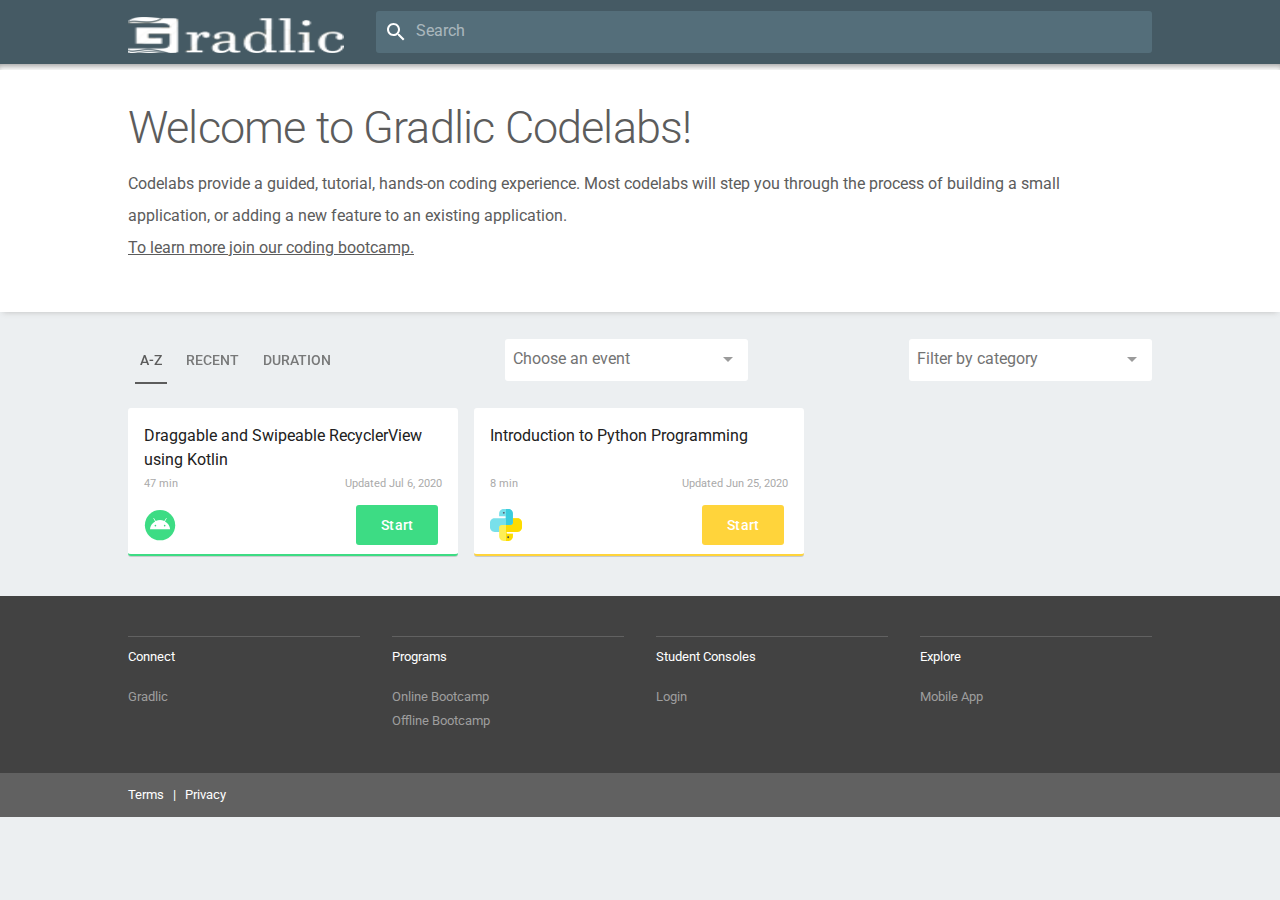
<file: index.html>
<!doctype html>
<html lang="en">
<head>
<meta charset="utf-8">
<meta name="description" content="Codelabs provide a guided, tutorial, hands-on coding experience. Most codelabs will step you through the process of building a small application, or adding a new feature to an existing application.">
<meta name="viewport" content="width=device-width,initial-scale=1">
<meta name="generator" content="Codelabs">
<meta name="application-name" content="Codelabs">
<link rel="canonical" href="https://example.com/">
<link rel="preconnect" href="https://www.google-analytics.com">
<script>
window.ga=window.ga||function(){(ga.q=ga.q||[]).push(arguments)};ga.l=+new Date;
    ga('create', 'UA-49880327-14', 'auto');
    ga('send', 'pageview');
</script>
<script async src="https://www.google-analytics.com/analytics.js"></script>
<title>Codelabs</title>
<link rel="stylesheet" href="/styles/main.css">
<link rel="import" href="/elements/elements.html">
<style is="custom-style">
:root{--paper-tabs-selection-bar-color:currentcolor;--paper-input-container-underline:{display:none};--paper-input-container-underline-focus:{display:none};}.dropdown-filter{--paper-input-container:{padding:8px}} </style>
<meta name="apple-mobile-web-app-capable" content="yes">
<meta name="apple-mobile-web-app-status-bar-style" content="#455a64">
<meta name="apple-mobile-web-app-title" content="Codelabs">
<link rel="apple-touch-icon" sizes="180x180" href="/images/favicons/apple-touch-icon.png">
<link rel="icon" type="image/png" sizes="32x32" href="/images/favicons/favicon-32x32.png">
<link rel="icon" type="image/png" sizes="194x194" href="/images/favicons/favicon-194x194.png">
<link rel="icon" type="image/png" sizes="192x192" href="/images/favicons/android-chrome-192x192.png">
<link rel="icon" type="image/png" sizes="16x16" href="/images/favicons/favicon-16x16.png">
<link rel="manifest" href="site.webmanifest">
<link rel="mask-icon" href="/images/favicons/safari-pinned-tab.svg" color="#455a64">
<meta name="msapplication-TileColor" content="#455a64">
<meta name="msapplication-TileImage" content="/images/favicons/mstile-144x144.png">
<meta name="theme-color" content="#455a64">
<meta name="og:type" property="og:type" content="website">
<meta name="og:title" property="og:title" content="Codelabs">
<meta name="og:description" property="og:description" content="Codelabs provide a guided, tutorial, hands-on coding experience. Most codelabs will step you through the process of building a small application, or adding a new feature to an existing application.">
<meta name="og:url" property="og:url" content="https://example.com/">
<meta name="og:site_name" property="og:site_name" content="Codelabs">
<meta name="og:determiner" property="og:determiner" content="the">
<meta name="og:locale" property="og:locale" content="en_US">
<meta name="og:image" property="og:image" content="/images/og-image.png">
<meta name="og:image:url" property="og:image:url" content="/images/og-image.png">
<meta name="og:image:type" property="og:image:type" content="image/png">
<meta name="og:image:width" property="og:image:width" content="1200">
<meta name="og:image:height" property="og:image:height" content="1200">
<meta name="og:image:alt" property="og:image:alt" content="Codelabs">
<meta name="twitter:card" property="twitter:card" content="summary_large_image">
<meta name="twitter:title" property="twitter:title" content="Codelabs">
<meta name="twitter:description" property="twitter:description" content="Codelabs provide a guided, tutorial, hands-on coding experience. Most codelabs will step you through the process of building a small application, or adding a new feature to an existing application.">
<meta name="twitter:image" property="twitter:image" content="/images/og-image.png">
<meta name="twitter:url" property="twitter:url" content="https://example.com/">
</head>
<body id="app" is="body-bind" class="loading fullbleed">
<paper-header-panel id="main" mode="standard" main>
<div id="mainToolbar" class="paper-header">
<div class="site-width layout horizontal">
<a href="/">
<img src="/images/gradlic-logo.png" class="logo-devs" alt="Gradlic Logo">
</a>
<div id="searchbar">
<paper-input-container no-label-float>
<paper-icon-button prefix icon="search"></paper-icon-button>
<label>Search</label>
<input is="iron-input" bind-value="{{searchVal}}" on-keydown="onSearchKeyDown">
</paper-input-container>
</div>
</div>
</div>
<header id="banner" down$="[[_toBoolean(selectedFilter)]]">
<div class="site-width">
<h2 class="banner-title">Welcome to Gradlic Codelabs!</h2>
<div class="banner-description" data-filter-selected$="[[_toBoolean(selectedFilter)]]">
<p class="banner-info">
Codelabs provide a guided, tutorial, hands-on coding experience. Most codelabs will step you through the process of building a small application, or adding a new feature to an existing application.
<br>
<a href="https://www.gradlic.com/">To learn more join our coding bootcamp.</a>
</p>
</div>
</div>
</header>
<main>
<div id="filters" class="site-width layout horizontal center justified">
<div id="sortby">
<paper-tabs selected="0" noink on-iron-activate="sortBy">
<paper-tab>A-Z</paper-tab>
<paper-tab>Recent</paper-tab>
<paper-tab>Duration</paper-tab>
</paper-tabs>
</div>
<paper-dropdown-menu label="Choose an event" class="dropdown-filter" no-label-float noink no-animations>
<paper-listbox id="eventList" slot="dropdown-content" class="dropdown-content"><a href="/programming-class/" tabindex="-1">
<paper-item>Programming Classes</paper-item>
</a>
<a href="/web-development-training/" tabindex="-1">
<paper-item>Web Design for Beginners to Pro</paper-item>
</a>
</paper-listbox>
</paper-dropdown-menu>
<paper-dropdown-menu label="Filter by category" class="dropdown-filter" no-label-float noink no-animations>
<paper-listbox id="categorylist" slot="dropdown-content" class="dropdown-content" on-iron-activate="onCategoryActivate" attr-for-selected="filter">
<paper-item filter="android">android</paper-item>
<paper-item filter="python">python</paper-item>
</paper-listbox>
</paper-dropdown-menu></div>
<card-sorter id="cards" class="site-width">
<a href="/codelabs\draggable-swipeable-recyclerview-using-kotlin\index.html?index=..%2F..index" on-tap="navigate" class="codelab-card category-android" data-category="android" data-title="Draggable and Swipeable RecyclerView using Kotlin" data-duration="47" data-updated="2020-07-06T15:08:11+05:30" data-tags="programming" data-pin="">
<div class="description">Draggable and Swipeable RecyclerView using Kotlin</div>
<div class="card-duration">
<span>47 min </span>
<span>Updated Jul 6, 2020</span>
</div>
<div class="card-footer">
<div class="category-icon android-icon"></div>
<paper-button class="android-bg">Start</paper-button>
</div>
</a>
<a href="/codelabs\introduction-to-python-programming\index.html?index=..%2F..index" on-tap="navigate" class="codelab-card category-python" data-category="python" data-title="Introduction to Python Programming" data-duration="8" data-updated="2020-06-25T11:39:58+05:30" data-tags="programming" data-pin="">
<div class="description">Introduction to Python Programming</div>
<div class="card-duration">
<span>8 min </span>
<span>Updated Jun 25, 2020</span>
</div>
<div class="card-footer">
<div class="category-icon python-icon"></div>
<paper-button class="python-bg">Start</paper-button>
</div>
</a>
</card-sorter>
<div id="loading-placeholder" class="site-width">
Loading Codelabs, please wait...
</div>
</main>
<footer id="footer">
<div class="footer-wrapper site-width">
<div class="link-list">
<label>Connect</label>
<ul>
<li><a href="https://www.gradlic.com/">Gradlic</a></li>
</ul>
</div>
<div class="link-list">
<label>Programs</label>
<ul>
<li><a href="#">Online Bootcamp</a></li>
<li><a href="#">Offline Bootcamp</a></li>
</ul>
</div>
<div class="link-list">
<label>Student Consoles</label>
<ul>
<li><a href="#">Login</a></li>
</ul>
</div>
<div class="link-list">
<label>Explore</label>
<ul>
<li><a href="#">Mobile App</a></li>
</ul>
</div>
</div>
</footer>
<div class="footerbar">
<div class="site-width layout horizontal center justified">
<span>
<a href="#">Terms</a>
&nbsp; | &nbsp;
<a href="#">Privacy</a>
</span>
</div>
</div>
</paper-header-panel>
<script src="/scripts/main.js"></script>
</body>
</html>
</file>
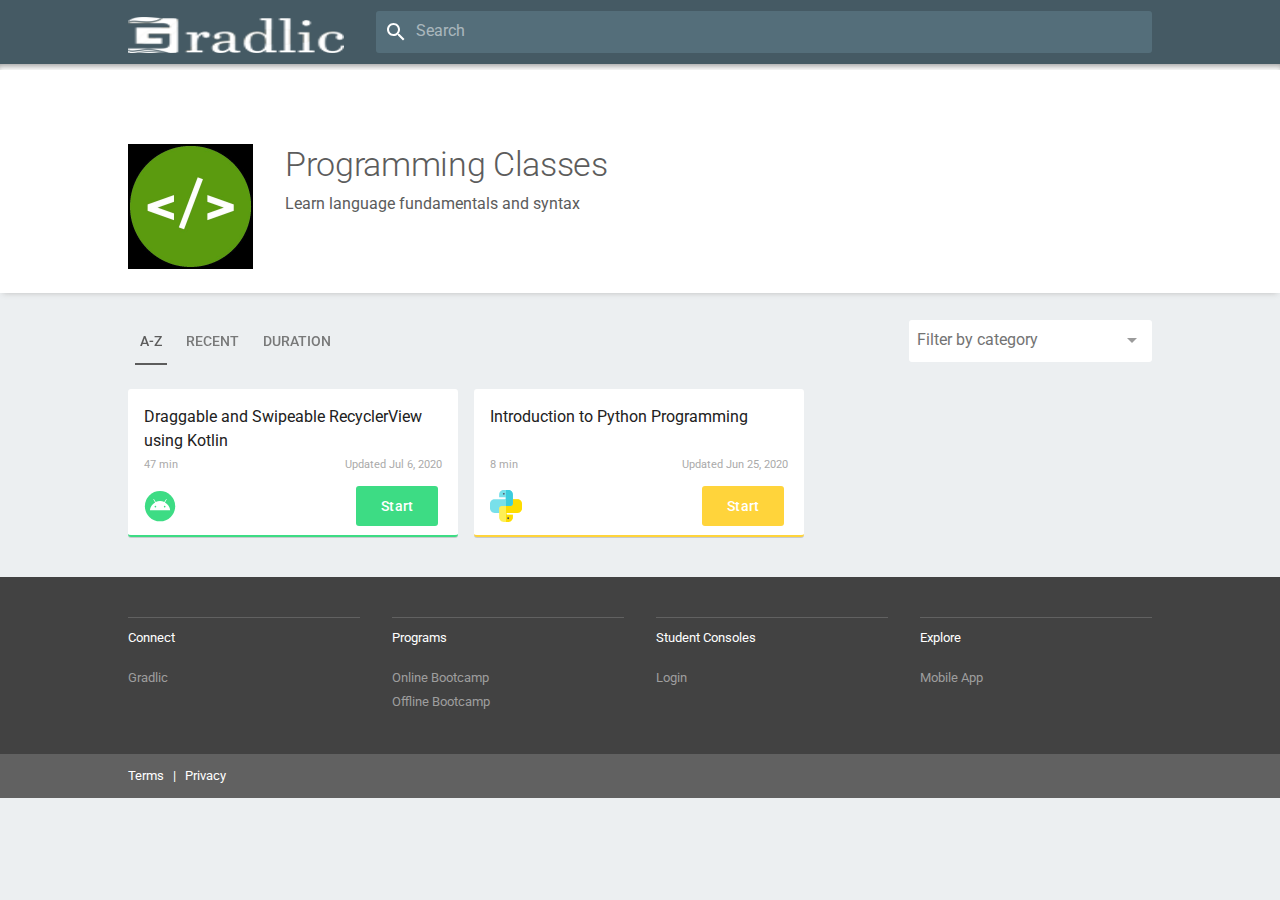
<file: programming-class.html>
<!doctype html>
<html lang="en">
<head>
<meta charset="utf-8">
<meta name="description" content="Learn language fundamentals and syntax">
<meta name="viewport" content="width=device-width,initial-scale=1">
<meta name="generator" content="Programming Classes">
<meta name="application-name" content="Programming Classes">
<link rel="canonical" href="https://example.com/programming-class/">
<link rel="preconnect" href="https://www.google-analytics.com">
<script>
window.ga=window.ga||function(){(ga.q=ga.q||[]).push(arguments)};ga.l=+new Date;
    ga('create', 'UA-49880327-14', 'auto');
    ga('send', 'pageview');
</script>
<script async src="https://www.google-analytics.com/analytics.js"></script>
<title>Programming Classes</title>
<link rel="stylesheet" href="/styles/main.css">
<link rel="import" href="/elements/elements.html">
<style is="custom-style">
:root{--paper-tabs-selection-bar-color:currentcolor;--paper-input-container-underline:{display:none};--paper-input-container-underline-focus:{display:none};}.dropdown-filter{--paper-input-container:{padding:8px}} </style>
<meta name="apple-mobile-web-app-capable" content="yes">
<meta name="apple-mobile-web-app-status-bar-style" content="#455a64">
<meta name="apple-mobile-web-app-title" content="Programming Classes">
<link rel="apple-touch-icon" sizes="180x180" href="/images/favicons/apple-touch-icon.png">
<link rel="icon" type="image/png" sizes="32x32" href="/images/favicons/favicon-32x32.png">
<link rel="icon" type="image/png" sizes="194x194" href="/images/favicons/favicon-194x194.png">
<link rel="icon" type="image/png" sizes="192x192" href="/images/favicons/android-chrome-192x192.png">
<link rel="icon" type="image/png" sizes="16x16" href="/images/favicons/favicon-16x16.png">
<link rel="manifest" href="site.webmanifest">
<link rel="mask-icon" href="/images/favicons/safari-pinned-tab.svg" color="#455a64">
<meta name="msapplication-TileColor" content="#455a64">
<meta name="msapplication-TileImage" content="/images/favicons/mstile-144x144.png">
<meta name="theme-color" content="#455a64">
<meta name="og:type" property="og:type" content="website">
<meta name="og:title" property="og:title" content="Programming Classes">
<meta name="og:description" property="og:description" content="Learn language fundamentals and syntax">
<meta name="og:url" property="og:url" content="https://example.com/programming-class/">
<meta name="og:site_name" property="og:site_name" content="Codelabs">
<meta name="og:determiner" property="og:determiner" content="the">
<meta name="og:locale" property="og:locale" content="en_US">
<meta name="og:image" property="og:image" content="/images/og-image.png">
<meta name="og:image:url" property="og:image:url" content="/images/og-image.png">
<meta name="og:image:type" property="og:image:type" content="image/png">
<meta name="og:image:width" property="og:image:width" content="1200">
<meta name="og:image:height" property="og:image:height" content="1200">
<meta name="og:image:alt" property="og:image:alt" content="Codelabs">
<meta name="twitter:card" property="twitter:card" content="summary_large_image">
<meta name="twitter:title" property="twitter:title" content="Programming Classes">
<meta name="twitter:description" property="twitter:description" content="Learn language fundamentals and syntax">
<meta name="twitter:image" property="twitter:image" content="/images/og-image.png">
<meta name="twitter:url" property="twitter:url" content="https://example.com/programming-class/">
</head>
<body id="app" is="body-bind" class="loading fullbleed view">
<paper-header-panel id="main" mode="standard" main>
<div id="mainToolbar" class="paper-header">
<div class="site-width layout horizontal">
<a href="/">
<img src="/images/gradlic-logo.png" class="logo-devs" alt="Gradlic Logo">
</a>
<div id="searchbar">
<paper-input-container no-label-float>
<paper-icon-button prefix icon="search"></paper-icon-button>
<label>Search</label>
<input is="iron-input" bind-value="{{searchVal}}" on-keydown="onSearchKeyDown">
</paper-input-container>
</div>
</div>
</div>
<header id="banner" down>
<div class="site-width">
<div class="banner-description">
<img id="logo" src="/programming-class/web-development.jpg" alt="Event logo">
<div class="banner-meta">
<h3>Programming Classes</h3>
<p>Learn language fundamentals and syntax</p>
</div>
</div>
</div>
</header>
<main>
<div id="filters" class="site-width layout horizontal center justified">
<div id="sortby">
<paper-tabs selected="0" noink on-iron-activate="sortBy">
<paper-tab>A-Z</paper-tab>
<paper-tab>Recent</paper-tab>
<paper-tab>Duration</paper-tab>
</paper-tabs>
</div>
<paper-dropdown-menu label="Filter by category" class="dropdown-filter" no-label-float noink no-animations>
<paper-listbox id="categorylist" slot="dropdown-content" class="dropdown-content" on-iron-activate="onCategoryActivate" attr-for-selected="filter">
<paper-item filter="android">android</paper-item>
<paper-item filter="python">python</paper-item>
</paper-listbox>
</paper-dropdown-menu></div>
<card-sorter id="cards" class="site-width">
<a href="/codelabs\draggable-swipeable-recyclerview-using-kotlin\index.html?index=..%2F..programming-class" on-tap="navigate" class="codelab-card category-android" data-category="android" data-title="Draggable and Swipeable RecyclerView using Kotlin" data-duration="47" data-updated="2020-07-06T15:08:11+05:30" data-tags="programming" data-pin="">
<div class="description">Draggable and Swipeable RecyclerView using Kotlin</div>
<div class="card-duration">
<span>47 min </span>
<span>Updated Jul 6, 2020</span>
</div>
<div class="card-footer">
<div class="category-icon android-icon"></div>
<paper-button class="android-bg">Start</paper-button>
</div>
</a>
<a href="/codelabs\introduction-to-python-programming\index.html?index=..%2F..programming-class" on-tap="navigate" class="codelab-card category-python" data-category="python" data-title="Introduction to Python Programming" data-duration="8" data-updated="2020-06-25T11:39:58+05:30" data-tags="programming" data-pin="">
<div class="description">Introduction to Python Programming</div>
<div class="card-duration">
<span>8 min </span>
<span>Updated Jun 25, 2020</span>
</div>
<div class="card-footer">
<div class="category-icon python-icon"></div>
<paper-button class="python-bg">Start</paper-button>
</div>
</a>
</card-sorter>
<div id="loading-placeholder" class="site-width">
Loading Codelabs, please wait...
</div>
</main>
<footer id="footer">
<div class="footer-wrapper site-width">
<div class="link-list">
<label>Connect</label>
<ul>
<li><a href="https://www.gradlic.com/">Gradlic</a></li>
</ul>
</div>
<div class="link-list">
<label>Programs</label>
<ul>
<li><a href="#">Online Bootcamp</a></li>
<li><a href="#">Offline Bootcamp</a></li>
</ul>
</div>
<div class="link-list">
<label>Student Consoles</label>
<ul>
<li><a href="#">Login</a></li>
</ul>
</div>
<div class="link-list">
<label>Explore</label>
<ul>
<li><a href="#">Mobile App</a></li>
</ul>
</div>
</div>
</footer>
<div class="footerbar">
<div class="site-width layout horizontal center justified">
<span>
<a href="#">Terms</a>
&nbsp; | &nbsp;
<a href="#">Privacy</a>
</span>
</div>
</div>
</paper-header-panel>
<script src="/scripts/main.js"></script>
</body>
</html>
</file>
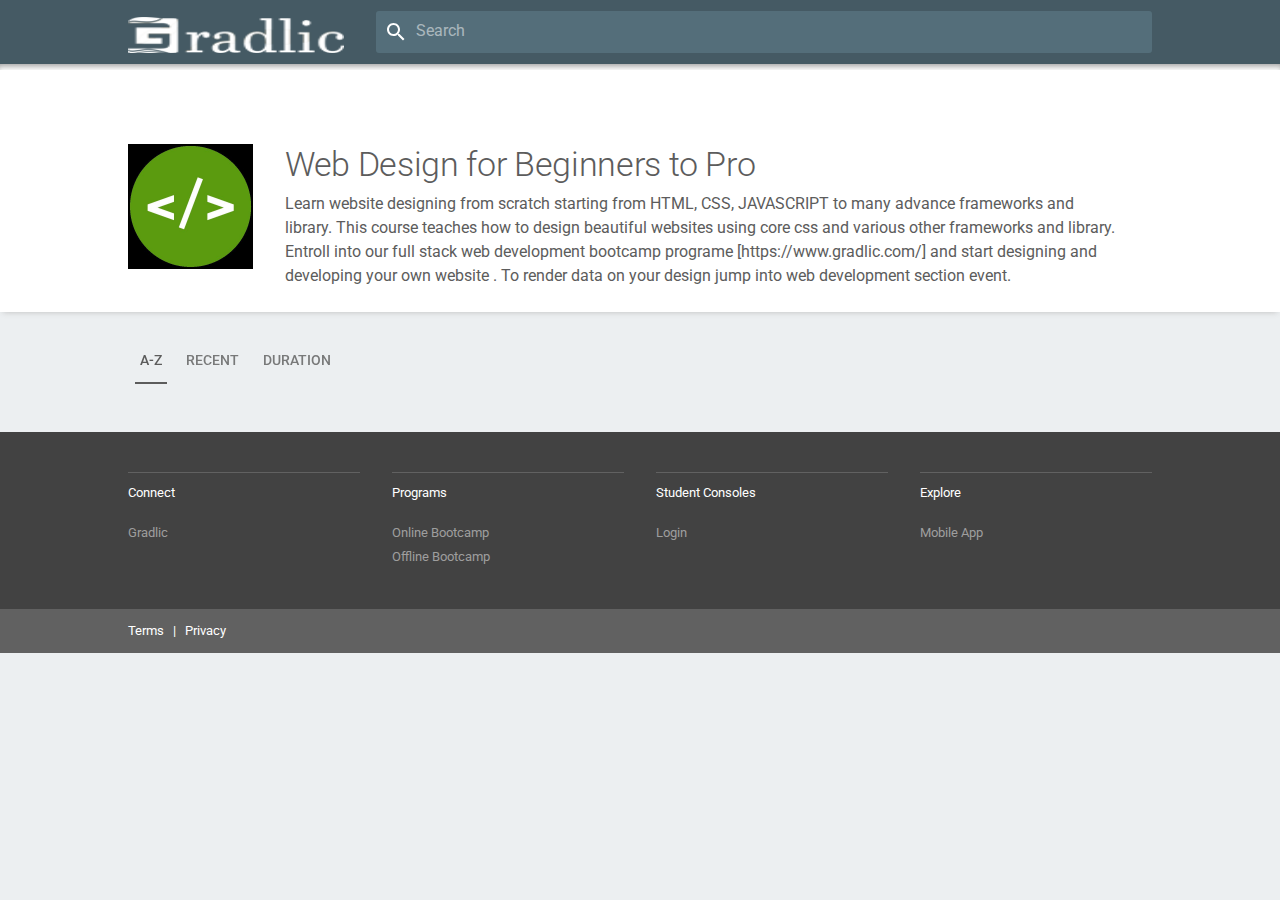
<file: web-development-training.html>
<!doctype html>
<html lang="en">
<head>
<meta charset="utf-8">
<meta name="description" content="Learn website designing from scratch starting from HTML, CSS, JAVASCRIPT to many advance frameworks and library. This course teaches how to design beautiful websites using core css and various other frameworks and library. Entroll into our full stack web development bootcamp programe [https://www.gradlic.com/] and start designing and developing your own website . To render data on your design jump into web development section event.">
<meta name="viewport" content="width=device-width,initial-scale=1">
<meta name="generator" content="Web Design for Beginners to Pro">
<meta name="application-name" content="Web Design for Beginners to Pro">
<link rel="canonical" href="https://example.com/web-development-training/">
<link rel="preconnect" href="https://www.google-analytics.com">
<script>
window.ga=window.ga||function(){(ga.q=ga.q||[]).push(arguments)};ga.l=+new Date;
    ga('create', 'UA-49880327-14', 'auto');
    ga('send', 'pageview');
</script>
<script async src="https://www.google-analytics.com/analytics.js"></script>
<title>Web Design for Beginners to Pro</title>
<link rel="stylesheet" href="/styles/main.css">
<link rel="import" href="/elements/elements.html">
<style is="custom-style">
:root{--paper-tabs-selection-bar-color:currentcolor;--paper-input-container-underline:{display:none};--paper-input-container-underline-focus:{display:none};}.dropdown-filter{--paper-input-container:{padding:8px}} </style>
<meta name="apple-mobile-web-app-capable" content="yes">
<meta name="apple-mobile-web-app-status-bar-style" content="#455a64">
<meta name="apple-mobile-web-app-title" content="Web Design for Beginners to Pro">
<link rel="apple-touch-icon" sizes="180x180" href="/images/favicons/apple-touch-icon.png">
<link rel="icon" type="image/png" sizes="32x32" href="/images/favicons/favicon-32x32.png">
<link rel="icon" type="image/png" sizes="194x194" href="/images/favicons/favicon-194x194.png">
<link rel="icon" type="image/png" sizes="192x192" href="/images/favicons/android-chrome-192x192.png">
<link rel="icon" type="image/png" sizes="16x16" href="/images/favicons/favicon-16x16.png">
<link rel="manifest" href="site.webmanifest">
<link rel="mask-icon" href="/images/favicons/safari-pinned-tab.svg" color="#455a64">
<meta name="msapplication-TileColor" content="#455a64">
<meta name="msapplication-TileImage" content="/images/favicons/mstile-144x144.png">
<meta name="theme-color" content="#455a64">
<meta name="og:type" property="og:type" content="website">
<meta name="og:title" property="og:title" content="Web Design for Beginners to Pro">
<meta name="og:description" property="og:description" content="Learn website designing from scratch starting from HTML, CSS, JAVASCRIPT to many advance frameworks and library. This course teaches how to design beautiful websites using core css and various other frameworks and library. Entroll into our full stack web development bootcamp programe [https://www.gradlic.com/] and start designing and developing your own website . To render data on your design jump into web development section event.">
<meta name="og:url" property="og:url" content="https://example.com/web-development-training/">
<meta name="og:site_name" property="og:site_name" content="Codelabs">
<meta name="og:determiner" property="og:determiner" content="the">
<meta name="og:locale" property="og:locale" content="en_US">
<meta name="og:image" property="og:image" content="/images/og-image.png">
<meta name="og:image:url" property="og:image:url" content="/images/og-image.png">
<meta name="og:image:type" property="og:image:type" content="image/png">
<meta name="og:image:width" property="og:image:width" content="1200">
<meta name="og:image:height" property="og:image:height" content="1200">
<meta name="og:image:alt" property="og:image:alt" content="Codelabs">
<meta name="twitter:card" property="twitter:card" content="summary_large_image">
<meta name="twitter:title" property="twitter:title" content="Web Design for Beginners to Pro">
<meta name="twitter:description" property="twitter:description" content="Learn website designing from scratch starting from HTML, CSS, JAVASCRIPT to many advance frameworks and library. This course teaches how to design beautiful websites using core css and various other frameworks and library. Entroll into our full stack web development bootcamp programe [https://www.gradlic.com/] and start designing and developing your own website . To render data on your design jump into web development section event.">
<meta name="twitter:image" property="twitter:image" content="/images/og-image.png">
<meta name="twitter:url" property="twitter:url" content="https://example.com/web-development-training/">
</head>
<body id="app" is="body-bind" class="loading fullbleed view">
<paper-header-panel id="main" mode="standard" main>
<div id="mainToolbar" class="paper-header">
<div class="site-width layout horizontal">
<a href="/">
<img src="/images/gradlic-logo.png" class="logo-devs" alt="Gradlic Logo">
</a>
<div id="searchbar">
<paper-input-container no-label-float>
<paper-icon-button prefix icon="search"></paper-icon-button>
<label>Search</label>
<input is="iron-input" bind-value="{{searchVal}}" on-keydown="onSearchKeyDown">
</paper-input-container>
</div>
</div>
</div>
<header id="banner" down>
<div class="site-width">
<div class="banner-description">
<img id="logo" src="/web-development-training/web-development.jpg" alt="Event logo">
<div class="banner-meta">
<h3>Web Design for Beginners to Pro</h3>
<p>Learn website designing from scratch starting from HTML, CSS, JAVASCRIPT to many advance frameworks and library. This course teaches how to design beautiful websites using core css and various other frameworks and library. Entroll into our full stack web development bootcamp programe [https://www.gradlic.com/] and start designing and developing your own website . To render data on your design jump into web development section event.</p>
</div>
</div>
</div>
</header>
<main>
<div id="filters" class="site-width layout horizontal center justified">
<div id="sortby">
<paper-tabs selected="0" noink on-iron-activate="sortBy">
<paper-tab>A-Z</paper-tab>
<paper-tab>Recent</paper-tab>
<paper-tab>Duration</paper-tab>
</paper-tabs>
</div>
</div>
<card-sorter id="cards" class="site-width">
</card-sorter>
<div id="loading-placeholder" class="site-width">
Loading Codelabs, please wait...
</div>
</main>
<footer id="footer">
<div class="footer-wrapper site-width">
<div class="link-list">
<label>Connect</label>
<ul>
<li><a href="https://www.gradlic.com/">Gradlic</a></li>
</ul>
</div>
<div class="link-list">
<label>Programs</label>
<ul>
<li><a href="#">Online Bootcamp</a></li>
<li><a href="#">Offline Bootcamp</a></li>
</ul>
</div>
<div class="link-list">
<label>Student Consoles</label>
<ul>
<li><a href="#">Login</a></li>
</ul>
</div>
<div class="link-list">
<label>Explore</label>
<ul>
<li><a href="#">Mobile App</a></li>
</ul>
</div>
</div>
</footer>
<div class="footerbar">
<div class="site-width layout horizontal center justified">
<span>
<a href="#">Terms</a>
&nbsp; | &nbsp;
<a href="#">Privacy</a>
</span>
</div>
</div>
</paper-header-panel>
<script src="/scripts/main.js"></script>
</body>
</html>
</file>
<file: styles/main.css>
.layout.horizontal,.layout.horizontal-reverse,.layout.vertical,.layout.vertical-reverse{display:-webkit-flex;display:-ms-flexbox;display:flex}.layout.horizontal{-ms-flex-direction:row;-webkit-flex-direction:row;flex-direction:row}.layout.vertical{-ms-flex-direction:column;-webkit-flex-direction:column;flex-direction:column}.layout.wrap{-ms-flex-wrap:wrap;-webkit-flex-wrap:wrap;flex-wrap:wrap}.flex,.flex-1{-ms-flex:1;-webkit-flex:1;flex:1}.layout.start{-ms-flex-align:start;-webkit-align-items:flex-start;align-items:flex-start}.layout.center,.layout.center-center{-ms-flex-align:center;-webkit-align-items:center;align-items:center}.layout.end{-ms-flex-align:end;-webkit-align-items:flex-end;align-items:flex-end}.layout.start-justified{-ms-flex-pack:start;-webkit-justify-content:flex-start;justify-content:flex-start}.layout.center-center,.layout.center-justified{-ms-flex-pack:center;-webkit-justify-content:center;justify-content:center}.layout.end-justified{-ms-flex-pack:end;-webkit-justify-content:flex-end;justify-content:flex-end}.layout.around-justified{-ms-flex-pack:distribute;-webkit-justify-content:space-around;justify-content:space-around}.layout.justified{-ms-flex-pack:justify;-webkit-justify-content:space-between;justify-content:space-between}.self-start{-ms-flex-item-align:start;-webkit-align-self:flex-start;align-self:flex-start}.self-center{-ms-flex-item-align:center;-webkit-align-self:center;align-self:center}.self-end{-ms-flex-item-align:end;-webkit-align-self:flex-end;align-self:flex-end}.self-stretch{-ms-flex-item-align:stretch;-webkit-align-self:stretch;align-self:stretch}.block{display:block}[hidden]{display:none!important}.invisible{visibility:hidden!important}.relative{position:relative}.fit{bottom:0;left:0;position:absolute;right:0;top:0}body.fullbleed{height:100vh;margin:0}.scroll{-webkit-overflow-scrolling:touch;overflow:auto}body{color:#5c5c5c;font-size:16px;line-height:24px}body,h1{-webkit-font-smoothing:antialiased;font-family:Roboto,Noto,sans-serif;font-weight:400}h1{font-size:56px;letter-spacing:-.026em;line-height:60px;overflow:hidden;text-overflow:ellipsis;white-space:nowrap}h2{font-size:45px;letter-spacing:-.018em;line-height:48px}h2,h3{-webkit-font-smoothing:antialiased;font-family:Roboto,Noto,sans-serif;font-weight:400}h3{font-size:34px;letter-spacing:-.01em;line-height:40px}h4{-webkit-font-smoothing:antialiased;font-family:Roboto,Noto,sans-serif;font-size:24px;font-weight:400;letter-spacing:-.012em;line-height:32px}*{box-sizing:border-box;margin:0;outline:none}body{background:#eceff1}body.view #banner{padding-bottom:24px;padding-top:80px;position:relative}body #loading-placeholder{display:none;padding:40px 0;text-align:center}body.loading card-sorter#cards,body.loading div#filters,body.loading div#searchbar{display:none}body.loading div#loading-placeholder{display:block}b{font-weight:500}a{color:currentcolor;text-decoration:none}li,ul{list-style:none;padding:0}.site-width{margin:0 auto;max-width:1024px;width:90vw}#banner{background-color:#fff;box-shadow:0 3px 6px -3px #bdbdbd;padding:40px 0 48px}#banner[down] .banner-slider{-webkit-transform:none;transform:none}#banner[down] .banner-title{visibility:hidden}#banner h2,#banner h3{font-weight:300}#banner #logo{height:125px;max-width:100%;width:auto}#banner .banner-slider{-webkit-transform:translateY(-100%);background-color:#eceff1;color:#546e7a;max-width:100%;padding:8px 0;position:absolute;top:0;transform:translateY(-100%);transition:-webkit-transform .4s cubic-bezier(0,0,.2,1);transition:transform .4s cubic-bezier(0,0,.2,1);transition:transform .4s cubic-bezier(0,0,.2,1),-webkit-transform .4s cubic-bezier(0,0,.2,1);width:100%;will-change:transform}#banner .banner-slider h3{font-size:30px}#banner .banner_arrows{margin-left:16px}#banner .banner-title{margin-bottom:8px}#banner .banner-description .banner-meta{padding:0 32px}#banner .banner-description .banner-meta h3{margin-bottom:8px}#banner paper-button{-webkit-font-smoothing:antialiased;background-color:#607d8b;color:#fff;font-family:Roboto,Noto,sans-serif;font-size:14px;font-weight:500;letter-spacing:.01em;line-height:1;line-height:normal;min-width:150px;padding:8px 16px;text-align:center;text-transform:uppercase}#banner paper-button.iron-selected{background-color:#455a64}#sortby{-ms-flex-pack:center;-webkit-justify-content:center;justify-content:center;padding:24px 0}#sortby paper-tabs{text-transform:uppercase}#sortby paper-tabs paper-tab{margin:auto 7px;padding:0 5px}.paper-button-0,.paper-menu-button-0{border-radius:3px!important}.dropdown-filter{background-color:#fff;border-radius:3px}.dropdown-content{border-radius:3px!important}.dropdown-content paper-item:hover{background:#eee;cursor:pointer}@media (max-width:767px){#banner{line-height:16px;padding:16px 0}#banner paper-button{display:inline-block;margin:16px 0 0}#filters{height:20px;margin:0;padding:0;visibility:hidden}.banner-info{-ms-flex-item-align:start;-webkit-align-self:flex-start;align-self:flex-start;line-height:24px;width:100%}.banner-description{-ms-flex-align:center;-ms-flex-direction:column;-webkit-align-items:center;-webkit-flex-direction:column;align-items:center;display:-webkit-flex;display:-ms-flexbox;display:flex;flex-direction:column}.banner-technologies{left:0;position:absolute;width:100%;z-index:1}.banner-title{font-size:7vw}.banner-meta{display:none}#logo{margin-bottom:16px}.filters{width:100%}}@media (min-width:768px){#banner .banner-title,#banner paper-button{margin-bottom:16px}.banner-info{line-height:32px;margin-right:32px}.banner-info a{text-decoration:underline}.banner-description{display:-webkit-flex;display:-ms-flexbox;display:flex}.banner-description .banner-info{-ms-flex:1;-webkit-flex:1;flex:1}}#mainToolbar{-ms-flex-align:center;-webkit-align-items:center;align-items:center;background-color:#455a64;color:#fff;display:-webkit-flex;display:-ms-flexbox;display:flex;height:64px;padding:16px}#mainToolbar paper-icon-button[icon=menu]{-ms-flex-negative:0;-webkit-flex-shrink:0;flex-shrink:0}#mainToolbar a{-ms-flex-align:center;-webkit-align-items:center;align-items:center;display:-webkit-flex;display:-ms-flexbox;display:flex}#mainToolbar .logo-icon{height:24px;margin-right:16px;width:30px}#mainToolbar .logo-devs{height:36px;margin-top:5px;width:216px}#searchbar{border-radius:3px}#searchbar paper-input-container{padding:0}#searchbar paper-input-container input,#searchbar paper-input-container label{color:#fff}#searchbar paper-input-container label{opacity:.5}@media (min-width:768px){#searchbar{background-color:#546e7a;transition:background-color .4s cubic-bezier(0,0,.2,1);width:100%}#searchbar:hover{background-color:#78909c}.logo-devs{margin:5px 32px 0 0}}@media (max-width:767px){#searchbar paper-input-container{display:none}#mainToolbar{height:56px}#mainToolbar paper-icon-button[icon=menu]{margin-right:8px;width:40px}}.ads-icon{background-image:url(/images/icons/google-ads.svg)}.analytics-bg{background-color:#f37c22}.codelab-card.category-analytics{border-bottom-color:#f37c22}.analytics-icon{background-image:url(/images/icons/google-analytics.svg)}.android-bg,.android-kotlin-bg,.android-tv-bg{background-color:#3ddc84}.codelab-card.category-android,.codelab-card.category-android-kotlin,.codelab-card.category-android-tv{border-bottom-color:#3ddc84}.android-icon,.android-kotlin-icon,.android-tv-icon{background-image:url(/images/icons/android.svg)}.android-auto-bg{background-color:#03a9f4}.codelab-card.category-android-auto{border-bottom-color:#03a9f4}.android-auto-icon{background-image:url(/images/icons/android-auto.svg)}.android-things-bg{background-color:#6c6c6c}.codelab-card.category-android-things{border-bottom-color:#6c6c6c}.android-things-icon{background-image:url(/images/icons/android-things.svg)}.assistant-icon{background-image:url(/images/icons/google-assistant.svg)}.ar-bg,.ar-core-bg,.augmented-reality-bg,.augmented-reality-core-bg{background-color:#4a148c}.codelab-card.category-ar,.codelab-card.category-ar-core,.codelab-card.category-augmented-reality,.codelab-card.category-augmented-reality-core{border-bottom-color:#4a148c}.ar-core-icon,.ar-icon,.augmented-reality-core-icon,.augmented-reality-icon{background-image:url(/images/icons/ar-core.svg)}.cardboard-bg,.games-bg,.play-games-bg,.virtual-reality-bg,.virtual-reality-games-bg,.virtualreality-bg,.virtualreality-games-bg,.vr-bg{background-color:#f16523}.codelab-card.category-cardboard,.codelab-card.category-games,.codelab-card.category-play-games,.codelab-card.category-virtual-reality,.codelab-card.category-virtual-reality-games,.codelab-card.category-virtualreality,.codelab-card.category-virtualreality-games,.codelab-card.category-vr{border-bottom-color:#f16523}.cardboard-icon,.games-icon,.play-games-icon,.virtual-reality-games-icon,.virtual-reality-icon,.virtualreality-games-icon,.virtualreality-icon,.vr-icon{background-image:url(/images/icons/cardboard.svg)}.apps-bg,.g-suite-bg,.gsuite-bg{background-color:#9aa0a6}.codelab-card.category-apps,.codelab-card.category-g-suite,.codelab-card.category-gsuite{border-bottom-color:#9aa0a6}.apps-icon,.g-suite-icon,.gsuite-icon{background-image:url(/images/icons/gsuite.svg)}.docs-icon{background-image:url(/images/icons/google-docs.svg)}.drive-icon{background-image:url(/images/icons/google-drive.svg)}.sheets-icon{background-image:url(/images/icons/google-sheets.svg)}.slides-bg{background-color:#fbbc05}.codelab-card.category-slides{border-bottom-color:#fbbc05}.slides-icon{background-image:url(/images/icons/google-slides.svg)}.blockly-icon{background-image:url(/images/icons/blockly.svg)}.brillo-bg{background-color:#3bbaf3}.codelab-card.category-brillo{border-bottom-color:#3bbaf3}.brillo-icon{background-image:url(/images/icons/brillo.svg)}.cast-icon,.chrome-cast-icon,.chromecast-icon{background-image:url(/images/icons/cast.svg)}.chrome-icon,.google-chrome-icon,.googlechrome-icon{background-image:url(/images/icons/chrome.svg)}.cloud-about-icon,.cloud-cloud-tools-icon,.cloud-general-icon,.cloud-icon,.cloud-other-icon,.cloud-others-icon,.cloud-platform-icon,.cloud-tools-icon{background-image:url(/images/icons/cloud-platform.svg)}.cloud-app-engine-icon,.cloud-appengine-icon{background-image:url(/images/icons/cloud-appengine.svg)}.big-query-icon,.bigquery-icon,.cloud-big-query-icon,.cloud-bigquery-icon{background-image:url(/images/icons/cloud-bigquery.svg)}.cloud-build-icon{background-image:url(/images/icons/cloud-build.svg)}.cloud-compute-engine-icon,.cloud-compute-icon{background-image:url(/images/icons/cloud-compute-engine.svg)}.cloud-data-lab-icon,.cloud-datalab-icon{background-image:url(/images/icons/cloud-datalab.svg)}.cloud-iam-icon{background-image:url(/images/icons/cloud-iam.svg)}.cloud-iot-core-icon,.cloud-iot-icon,.iot-core-icon,.iot-icon{background-image:url(/images/icons/cloud-iot-core.svg)}.cloud-key-management-service-icon,.cloud-kms-icon{background-image:url(/images/icons/cloud-key-management-service.svg)}.cloud-machine-learning-icon,.cloud-ml-icon{background-image:url(/images/icons/cloud-machine-learning.svg)}.cloud-monitor-icon,.cloud-monitoring-icon{background-image:url(/images/icons/cloud-monitoring.svg)}.cloud-network-icon,.cloud-networking-icon{background-image:url(/images/icons/cloud-networking.svg)}.cloud-security-command-center-icon,.cloud-security-icon{background-image:url(/images/icons/cloud-security-command-center.svg)}.cloud-data-icon,.cloud-sql-icon{background-image:url(/images/icons/cloud-sql.svg)}.design-bg{background-color:#757575}.codelab-card.category-design{border-bottom-color:#757575}.design-icon{background-image:url(/images/icons/design.svg)}.firebase-bg,.firebase-web-bg{background-color:#f57c00}.codelab-card.category-firebase,.codelab-card.category-firebase-web{border-bottom-color:#f57c00}.firebase-icon,.firebase-web-icon{background-image:url(/images/icons/firebase.svg)}.design-flutter-bg,.flutter-android-bg,.flutter-bg,.flutter-firebase-bg{background-color:#45d1fd}.codelab-card.category-design-flutter,.codelab-card.category-flutter,.codelab-card.category-flutter-android,.codelab-card.category-flutter-firebase{border-bottom-color:#45d1fd}.design-flutter-icon,.flutter-android-icon,.flutter-firebase-icon,.flutter-icon{background-image:url(/images/icons/flutter.svg)}.geo-bg,.google-maps-bg,.googlemaps-bg,.maps-bg,.sheets-bg{background-color:#34a853}.codelab-card.category-geo,.codelab-card.category-google-maps,.codelab-card.category-googlemaps,.codelab-card.category-maps,.codelab-card.category-sheets{border-bottom-color:#34a853}.geo-icon,.google-maps-icon,.googlemaps-icon,.maps-icon{background-image:url(/images/icons/google-maps.svg)}.cast-bg,.chrome-cast-bg,.chromecast-bg,.nest-bg{background-color:#5f6368}.codelab-card.category-cast,.codelab-card.category-chrome-cast,.codelab-card.category-chromecast,.codelab-card.category-nest{border-bottom-color:#5f6368}.nest-icon{background-image:url(/images/icons/nest.svg)}.open-thread-bg,.openthread-bg{background-color:#484848}.codelab-card.category-open-thread,.codelab-card.category-openthread{border-bottom-color:#484848}.open-thread-icon,.openthread-icon{background-image:url(/images/icons/openthread.svg)}.about-icon,.search-icon{background-image:url(/images/icons/google-g.svg)}.cloud-hpc-bg,.hpc-bg,.slurm-bg{background-color:#42afeb}.codelab-card.category-cloud-hpc,.codelab-card.category-hpc,.codelab-card.category-slurm{border-bottom-color:#42afeb}.cloud-hpc-icon,.hpc-icon,.slurm-icon{background-image:url(/images/icons/slurm.svg)}.tensor-flow-bg,.tensorflow-bg{background-color:#ed8e24}.codelab-card.category-tensor-flow,.codelab-card.category-tensorflow{border-bottom-color:#ed8e24}.tensor-flow-icon,.tensorflow-icon{background-image:url(/images/icons/tensorflow.svg)}.unity-bg{background-color:#222c37}.codelab-card.category-unity{border-bottom-color:#222c37}.unity-icon{background-image:url(/images/icons/unity.svg)}.weave-bg{background-color:#0f9d58}.codelab-card.category-weave{border-bottom-color:#0f9d58}.weave-icon{background-image:url(/images/icons/weave.svg)}.android-wear-icon,.wear-icon,.wear-os-icon{background-image:url(/images/icons/wear-os.svg)}.about-bg,.ads-bg,.android-wear-bg,.assistant-bg,.big-query-bg,.bigquery-bg,.blockly-bg,.chrome-bg,.cloud-about-bg,.cloud-app-engine-bg,.cloud-appengine-bg,.cloud-bg,.cloud-big-query-bg,.cloud-bigquery-bg,.cloud-build-bg,.cloud-cloud-tools-bg,.cloud-compute-bg,.cloud-compute-engine-bg,.cloud-data-bg,.cloud-data-lab-bg,.cloud-datalab-bg,.cloud-general-bg,.cloud-iam-bg,.cloud-iot-bg,.cloud-iot-core-bg,.cloud-key-management-service-bg,.cloud-kms-bg,.cloud-machine-learning-bg,.cloud-ml-bg,.cloud-monitor-bg,.cloud-monitoring-bg,.cloud-network-bg,.cloud-networking-bg,.cloud-other-bg,.cloud-others-bg,.cloud-platform-bg,.cloud-security-bg,.cloud-security-command-center-bg,.cloud-sql-bg,.cloud-tools-bg,.cloud-web-bg,.docs-bg,.drive-bg,.google-chrome-bg,.googlechrome-bg,.iot-bg,.iot-core-bg,.search-bg,.wear-bg,.wear-os-bg,.web-bg{background-color:#4285f4}.codelab-card.category-about,.codelab-card.category-ads,.codelab-card.category-android-wear,.codelab-card.category-assistant,.codelab-card.category-big-query,.codelab-card.category-bigquery,.codelab-card.category-blockly,.codelab-card.category-chrome,.codelab-card.category-cloud,.codelab-card.category-cloud-about,.codelab-card.category-cloud-app-engine,.codelab-card.category-cloud-appengine,.codelab-card.category-cloud-big-query,.codelab-card.category-cloud-bigquery,.codelab-card.category-cloud-build,.codelab-card.category-cloud-cloud-tools,.codelab-card.category-cloud-compute,.codelab-card.category-cloud-compute-engine,.codelab-card.category-cloud-data,.codelab-card.category-cloud-data-lab,.codelab-card.category-cloud-datalab,.codelab-card.category-cloud-general,.codelab-card.category-cloud-iam,.codelab-card.category-cloud-iot,.codelab-card.category-cloud-iot-core,.codelab-card.category-cloud-key-management-service,.codelab-card.category-cloud-kms,.codelab-card.category-cloud-machine-learning,.codelab-card.category-cloud-ml,.codelab-card.category-cloud-monitor,.codelab-card.category-cloud-monitoring,.codelab-card.category-cloud-network,.codelab-card.category-cloud-networking,.codelab-card.category-cloud-other,.codelab-card.category-cloud-others,.codelab-card.category-cloud-platform,.codelab-card.category-cloud-security,.codelab-card.category-cloud-security-command-center,.codelab-card.category-cloud-sql,.codelab-card.category-cloud-tools,.codelab-card.category-cloud-web,.codelab-card.category-docs,.codelab-card.category-drive,.codelab-card.category-google-chrome,.codelab-card.category-googlechrome,.codelab-card.category-iot,.codelab-card.category-iot-core,.codelab-card.category-search,.codelab-card.category-wear,.codelab-card.category-wear-os,.codelab-card.category-web{border-bottom-color:#4285f4}.cloud-web-icon,.web-icon{background-image:url(/images/icons/web.svg)}.sample-bg{background-color:#fc0023}.codelab-card.category-sample{border-bottom-color:#fc0023}.sample-icon{background-image:url(/images/icons/sample.svg)}.python-bg{background-color:#ffd43b}.codelab-card.category-python{border-bottom-color:#ffd43b}.python-icon{background-image:url(/images/icons/python.svg)}#cards{-ms-flex-pack:start;-ms-flex-wrap:wrap;-webkit-flex-wrap:wrap;-webkit-justify-content:flex-start;flex-wrap:wrap;justify-content:flex-start;margin-bottom:24px}#cards,.codelab-card{display:-webkit-flex;display:-ms-flexbox;display:flex}.codelab-card{-ms-flex:1 0 330px;-ms-flex-direction:column;-webkit-flex:1 0 330px;-webkit-flex-direction:column;background-color:#fff;border-bottom:2px solid transparent;border-radius:3px;box-shadow:0 1px rgba(0,0,0,.15);flex:1 0 330px;flex-direction:column;margin:0 16px 16px 0;max-width:330px;position:relative}.codelab-card:nth-of-type(3n){margin-right:0}.codelab-card img{margin-right:4px}.codelab-card .card-header{padding:16px 16px 0}.codelab-card .card-duration,.codelab-card .card-header{-ms-flex-align:center;-ms-flex-pack:justify;-webkit-align-items:center;-webkit-justify-content:space-between;align-items:center;display:-webkit-flex;display:-ms-flexbox;display:flex;justify-content:space-between}.codelab-card .card-duration{color:#aaa;font-size:11px;mix-blend-mode:normal;padding:0 16px}.codelab-card .card-duration img{opacity:.24}.codelab-card .card-author,.codelab-card .card-updated{color:#bdbdbd;font-size:12px;line-height:16px;text-align:right}.codelab-card .description{-ms-flex:1 0 auto;-webkit-flex:1 0 auto;-webkit-font-smoothing:antialiased;color:#212121;flex:1 0 auto;padding:16px 16px 0}.card-footer{-ms-flex-align:center;-ms-flex-pack:justify;-webkit-align-items:center;-webkit-justify-content:space-between;align-items:center;border-top:0;display:-webkit-flex;display:-ms-flexbox;display:flex;justify-content:space-between;padding:8px 16px}.card-footer paper-button{-webkit-font-smoothing:antialiased;color:#fff;font-family:Roboto,Noto,sans-serif;font-size:14px;font-weight:500;letter-spacing:.01em;line-height:1;padding:13px 25px;text-transform:uppercase;text-transform:none}.card-footer .category-icon{background-position:0 50%;background-repeat:no-repeat;background-size:32px;height:42px;width:42px}.card-pin{background-image:url('data:image/svg+xml;utf8,<svg width="18" height="18" viewBox="0 0 18 18" xmlns="http://www.w3.org/2000/svg"><g fill="none" fill-rule="evenodd"><path d="M0 0h18v18H0"/><path fill="#888" d="M13 4V2H5v2h1v5l-1.5 1.5V12H8v4l1 1 1-1v-4h3.5v-1.5L12 9V4"/></g></svg>');background-repeat:no-repeat;bottom:14px;height:20px;left:7px;position:absolute;width:15px}@media (max-width:767px){#cards{-ms-flex-align:center;-ms-flex-direction:column;-webkit-align-items:center;-webkit-flex-direction:column;align-items:center;flex-direction:column}.codelab-card{-ms-flex:1 0 200px;-webkit-flex:1 0 200px;flex:1 0 200px;margin:0 0 16px;max-width:100%;min-width:330px;width:100%}.codelab-card .card-header{-ms-flex-align:center;-webkit-align-items:center;align-items:center}.codelab-card .card-header .category-icon{margin:0}}@media (min-width:767px) and (max-width:1136px){.codelab-card{-ms-flex:0 0 32%;-webkit-flex:0 0 32%;flex:0 0 32%;margin:0 2% 2% 0}}#footer{background-color:#424242;font-size:13px;padding:40px 0}#footer li,#footer ul{list-style:none;margin:0;padding:0}#footer a{color:#9e9e9e}#footer .footer-wrapper{display:-webkit-flex;display:-ms-flexbox;display:flex}#footer .link-list{-ms-flex:1;-webkit-flex:1;border-top:1px solid #616161;flex:1;margin-right:32px}#footer .link-list:last-child{margin-bottom:0;margin-right:0}#footer .link-list label{color:#fff;display:block;margin:8px 0 16px}.footerbar{background-color:#616161;color:#fff;font-size:13px;padding:10px 0}.footerbar a{color:currentcolor}@media (max-width:767px){#footer{padding:24px 0}#footer .footer-wrapper{-ms-flex-direction:column;-webkit-flex-direction:column;flex-direction:column}#footer .link-list{margin:0 0 24px}}
</file>
